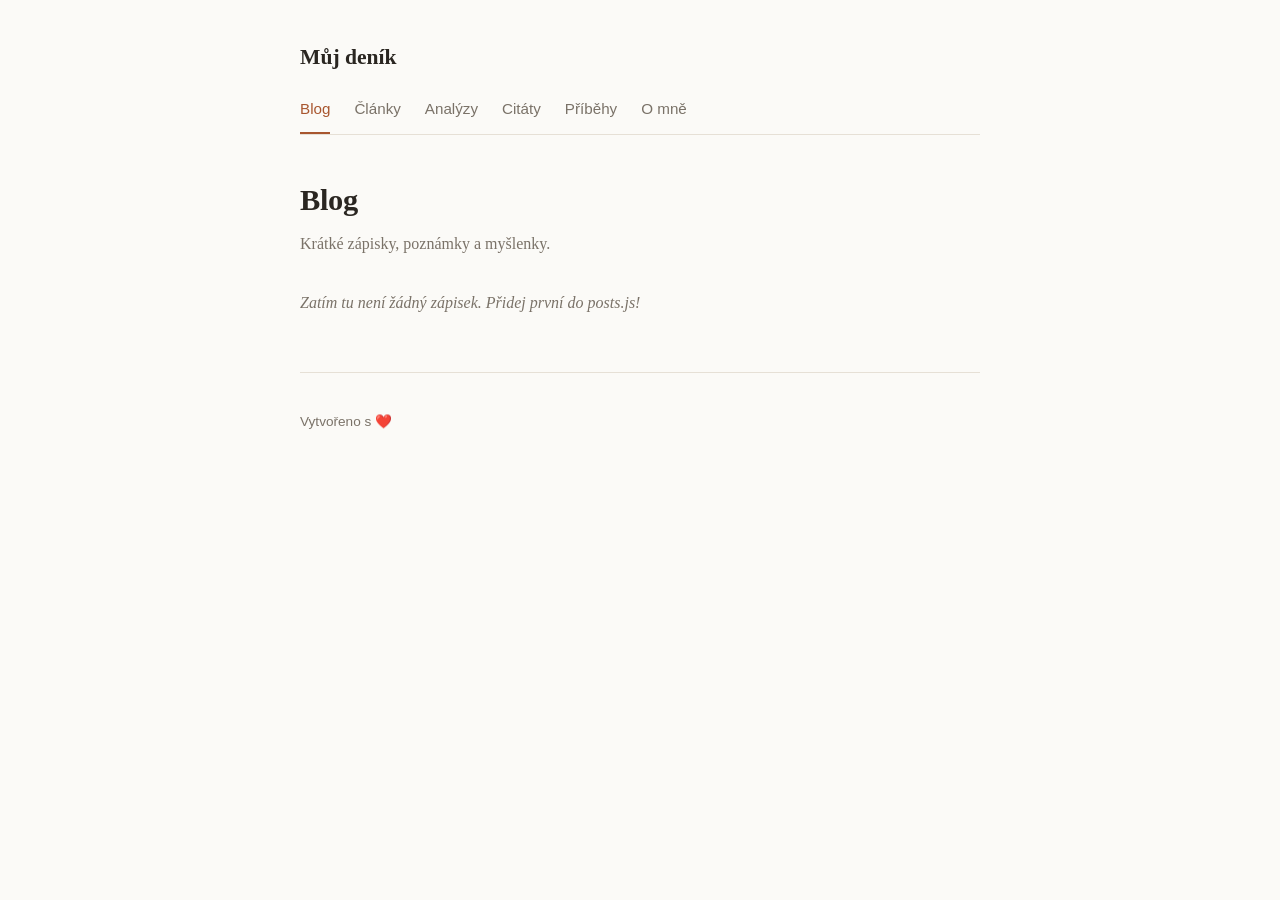
<file: index.html>
<!doctype html>
<html lang="cs">
<head>
  <meta charset="UTF-8">
  <meta name="viewport" content="width=device-width, initial-scale=1.0">
  <title>Blog · Můj deník</title>
  <link rel="stylesheet" href="style.css">
</head>
<body>

  <header>
    <a href="index.html" class="site-title">Můj deník</a>

    <nav class="nav">
      <a href="index.html"   class="nav-link is-active">Blog</a>
      <a href="clanky.html"  class="nav-link">Články</a>
      <a href="analyzy.html" class="nav-link">Analýzy</a>
      <a href="citaty.html"  class="nav-link">Citáty</a>
      <a href="pribehy.html" class="nav-link">Příběhy</a>
      <a href="o-mne.html"   class="nav-link">O mně</a>
    </nav>
  </header>

  <main>
    <h1 class="page-title">Blog</h1>
    <p class="page-intro">Krátké zápisky, poznámky a myšlenky.</p>

    <!-- Zápisky se sem vykreslí automaticky ze souboru posts.js -->
    <div id="posts"></div>
  </main>

  <footer>
    <p>Vytvořeno s ❤️</p>
  </footer>

  <script src="posts.js"></script>
  <script src="script.js"></script>
</body>
</html>
</file>
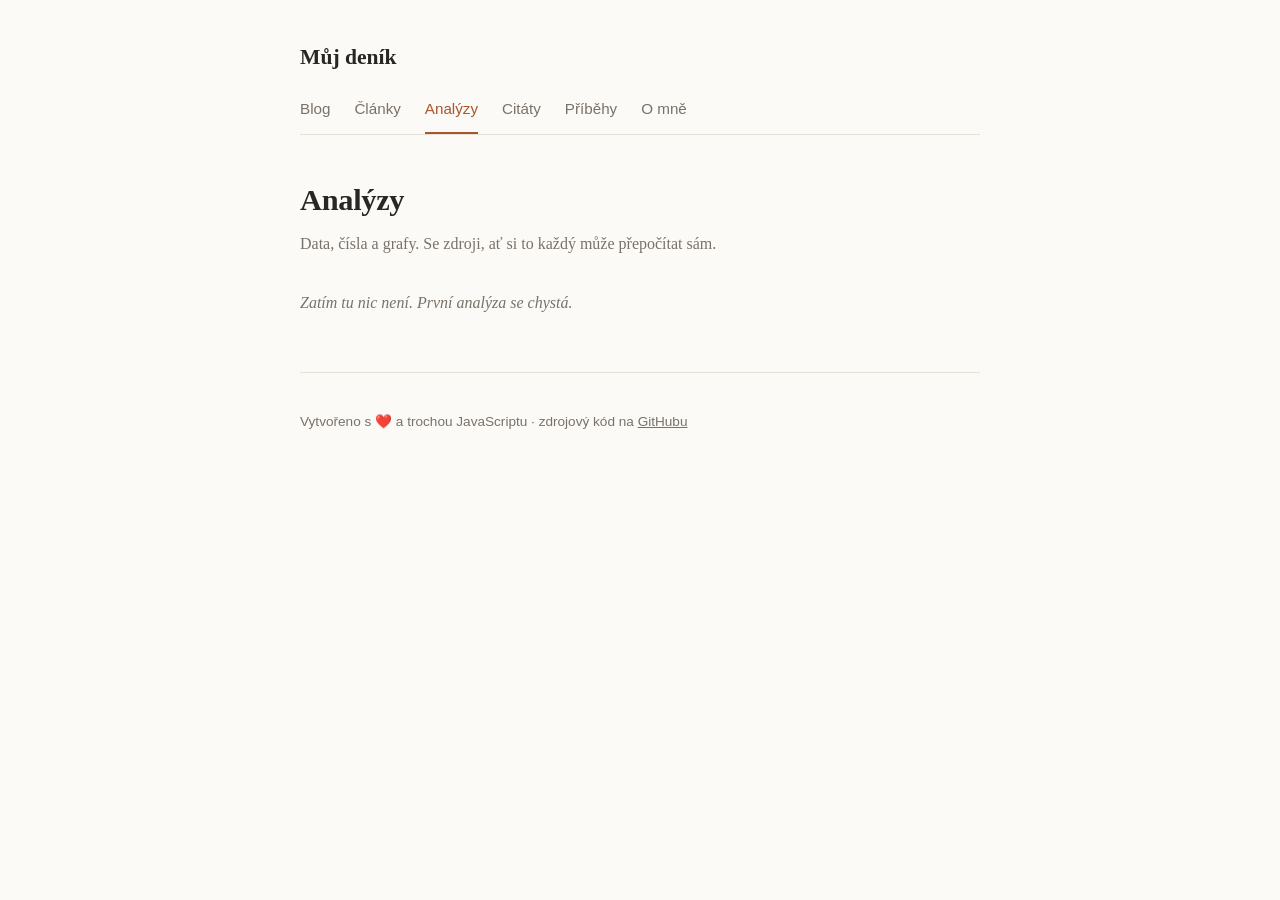
<file: analyzy.html>
<!doctype html>
<html lang="cs">
<head>
  <meta charset="UTF-8">
  <meta name="viewport" content="width=device-width, initial-scale=1.0">
  <title>Analýzy · Můj deník</title>
  <link rel="stylesheet" href="style.css">
</head>
<body>

  <header>
    <a href="index.html" class="site-title">Můj deník</a>

    <nav class="nav">
      <a href="index.html"   class="nav-link">Blog</a>
      <a href="clanky.html"  class="nav-link">Články</a>
      <a href="analyzy.html" class="nav-link is-active">Analýzy</a>
      <a href="citaty.html"  class="nav-link">Citáty</a>
      <a href="pribehy.html" class="nav-link">Příběhy</a>
      <a href="o-mne.html"   class="nav-link">O mně</a>
    </nav>
  </header>

  <main>
    <h1 class="page-title">Analýzy</h1>
    <p class="page-intro">Data, čísla a grafy. Se zdroji, ať si to každý může přepočítat sám.</p>

    <p class="empty">Zatím tu nic není. První analýza se chystá.</p>
  </main>

  <footer>
    <p>Vytvořeno s ❤️ a trochou JavaScriptu · zdrojový kód na
      <a href="https://github.com/Fluscus/Fluscus.github.io">GitHubu</a></p>
  </footer>

</body>
</html>
</file>
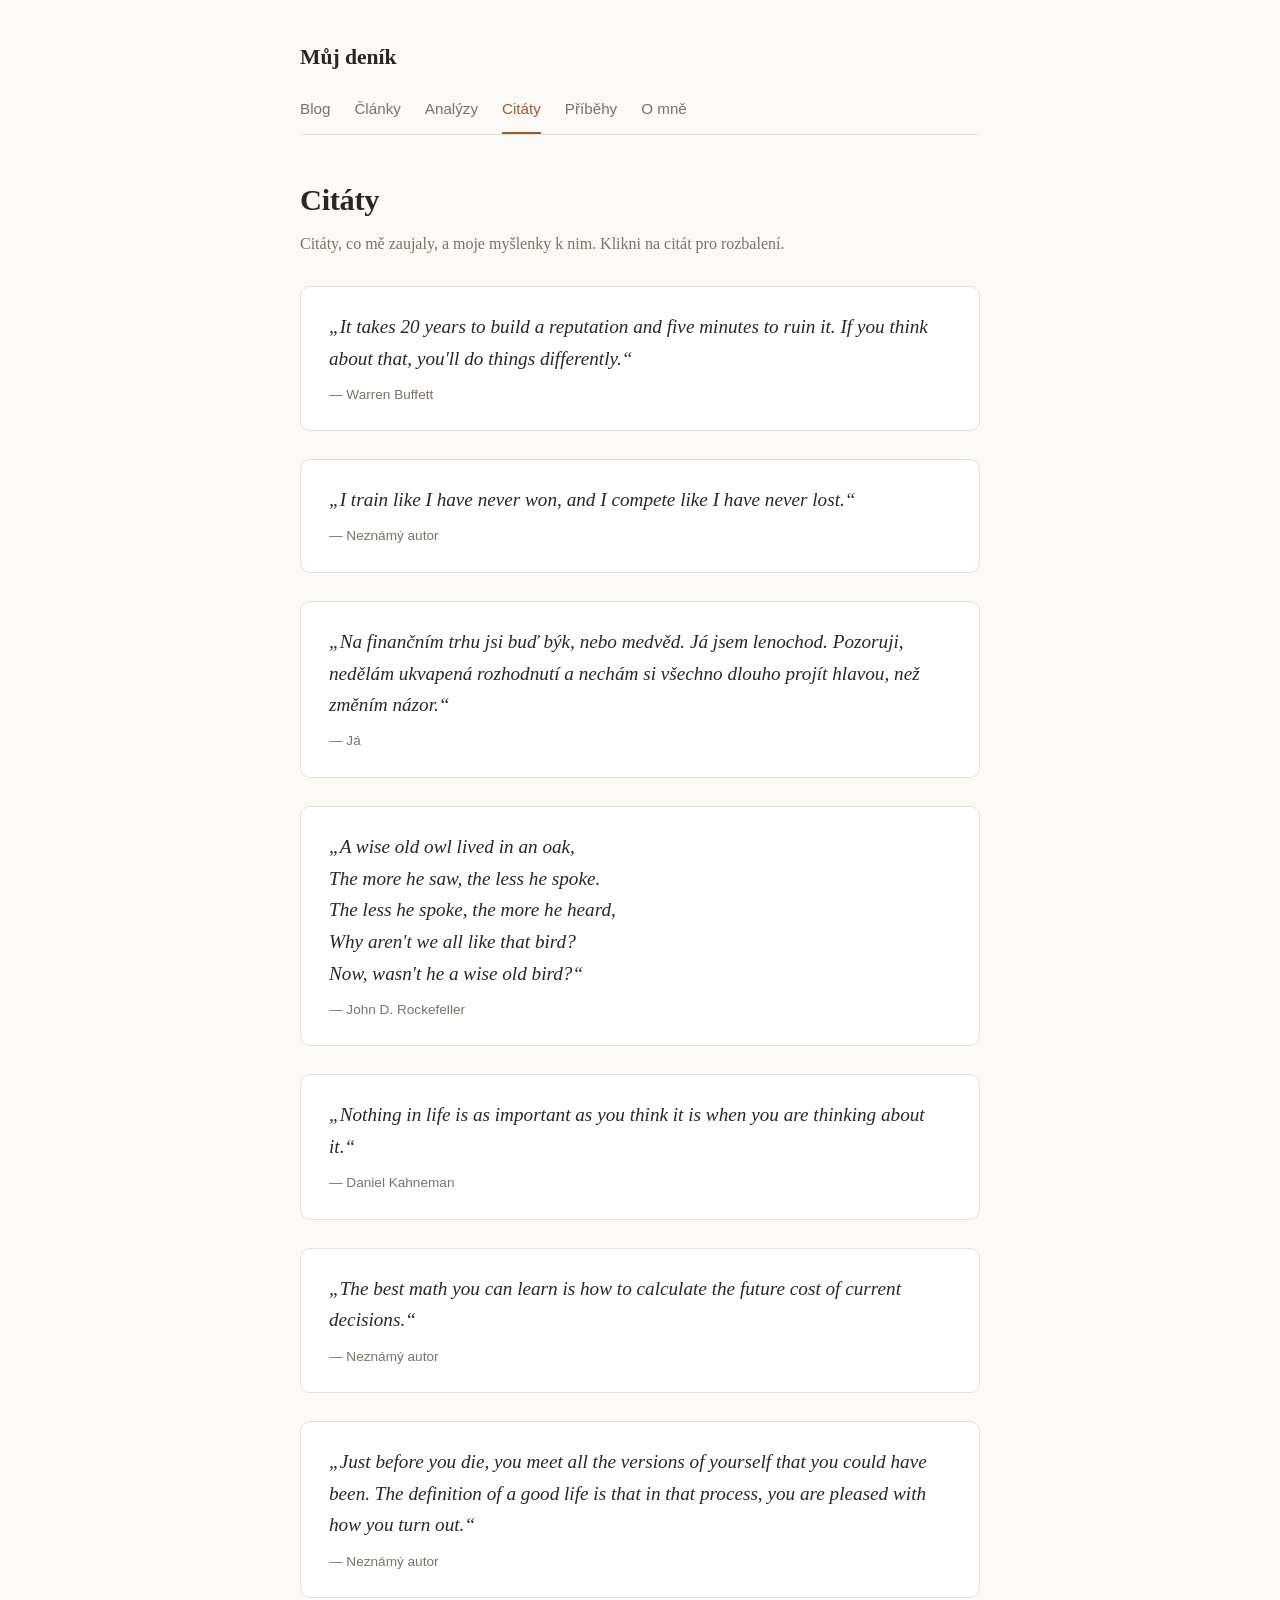
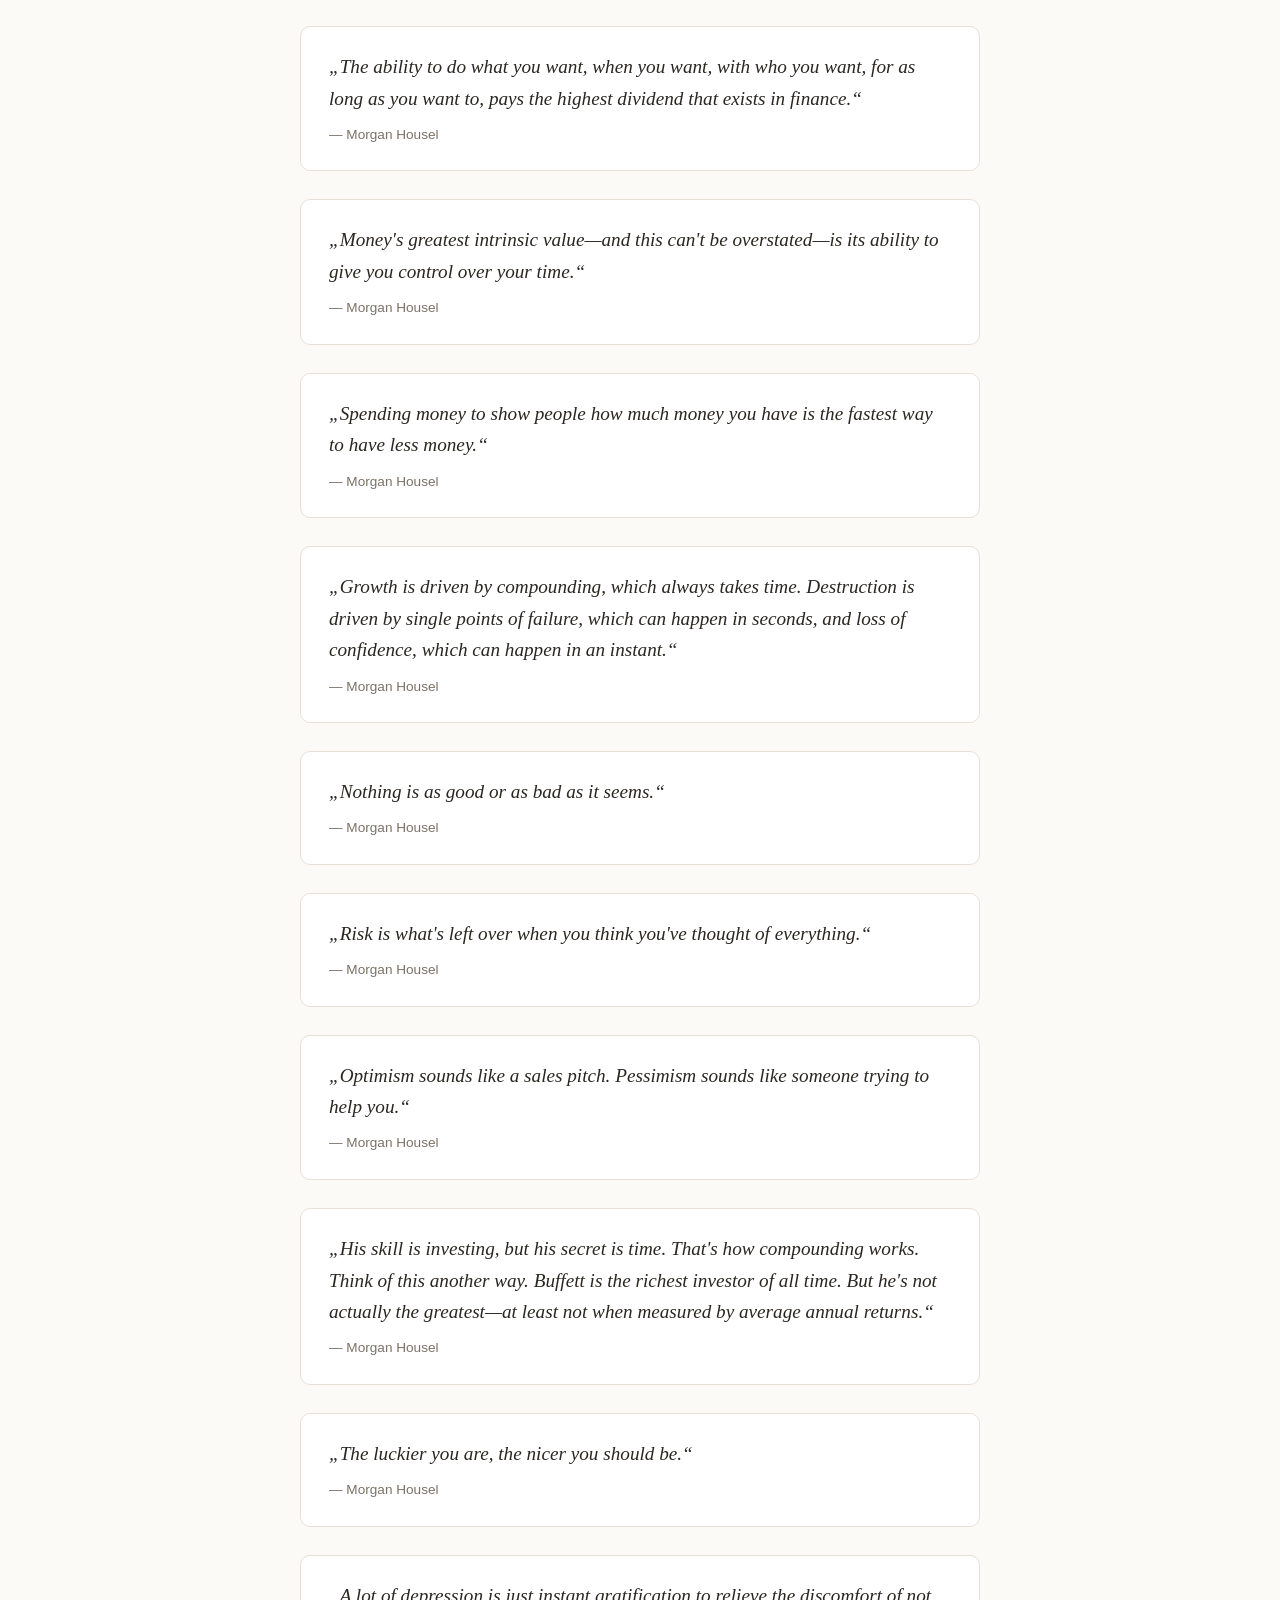
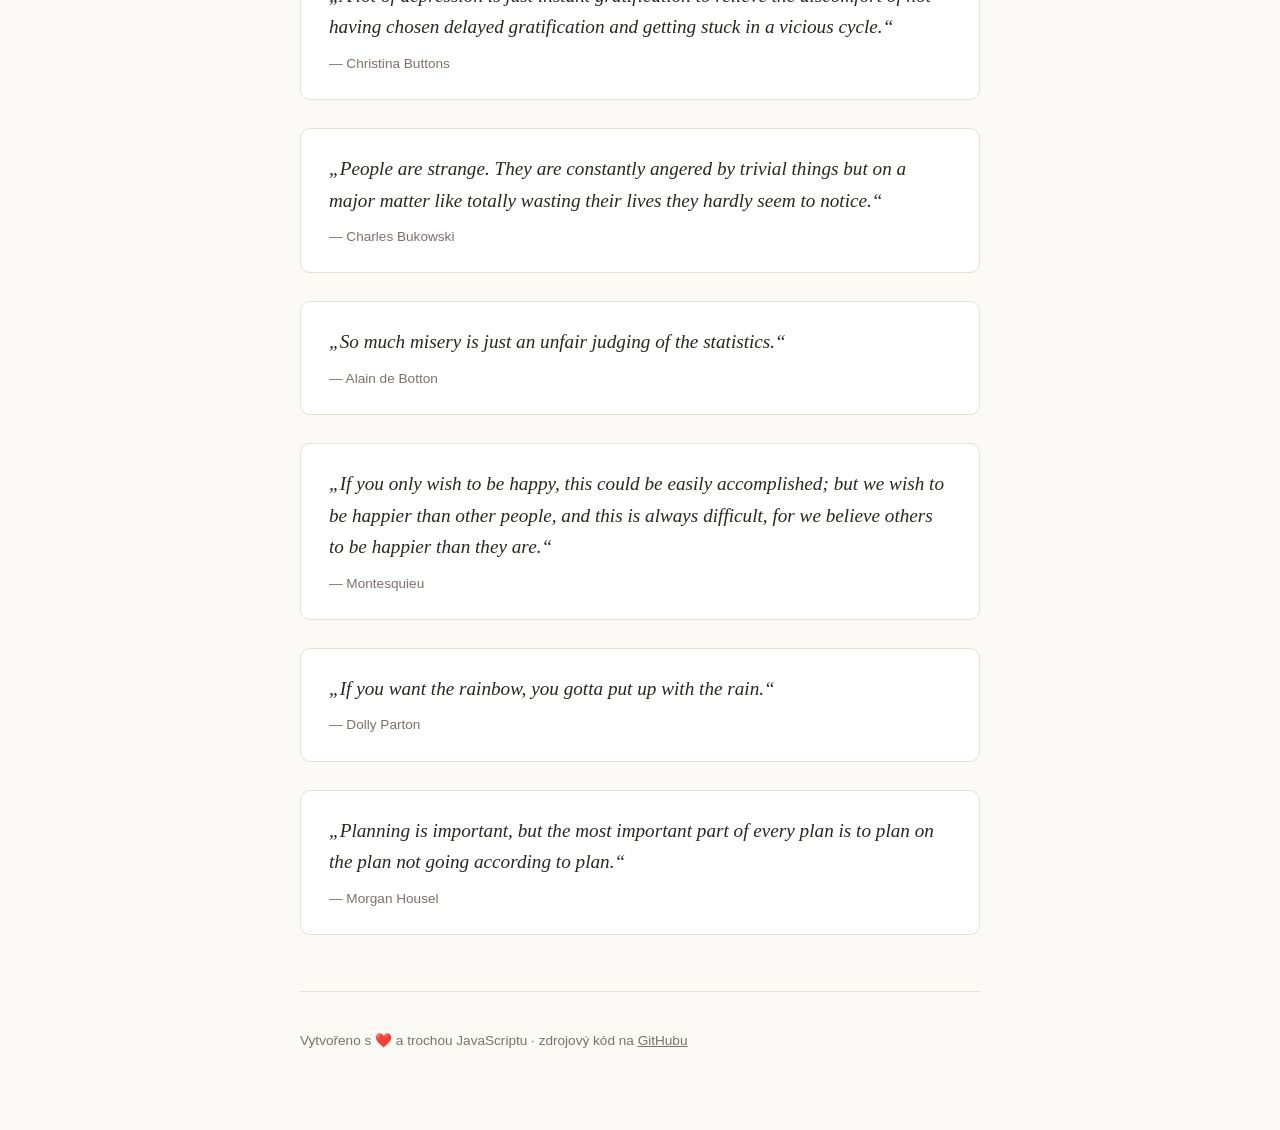
<file: citaty.html>
<!doctype html>
<html lang="cs">
<head>
  <meta charset="UTF-8">
  <meta name="viewport" content="width=device-width, initial-scale=1.0">
  <title>Citáty · Můj deník</title>
  <link rel="stylesheet" href="style.css">
</head>
<body>

  <header>
    <a href="index.html" class="site-title">Můj deník</a>

    <nav class="nav">
      <a href="index.html"   class="nav-link">Blog</a>
      <a href="clanky.html"  class="nav-link">Články</a>
      <a href="analyzy.html" class="nav-link">Analýzy</a>
      <a href="citaty.html"  class="nav-link is-active">Citáty</a>
      <a href="pribehy.html" class="nav-link">Příběhy</a>
      <a href="o-mne.html"   class="nav-link">O mně</a>
    </nav>
  </header>

  <main>
    <h1 class="page-title">Citáty</h1>
    <p class="page-intro">Citáty, co mě zaujaly, a moje myšlenky k nim. Klikni na citát pro rozbalení.</p>

    <!-- Citáty se sem vykreslí automaticky ze souboru citaty.js -->
    <div id="citaty"></div>
  </main>

  <footer>
    <p>Vytvořeno s ❤️ a trochou JavaScriptu · zdrojový kód na
      <a href="https://github.com/Fluscus/Fluscus.github.io">GitHubu</a></p>
  </footer>

  <script src="citaty.js"></script>
  <script src="citaty-script.js"></script>
</body>
</html>
</file>
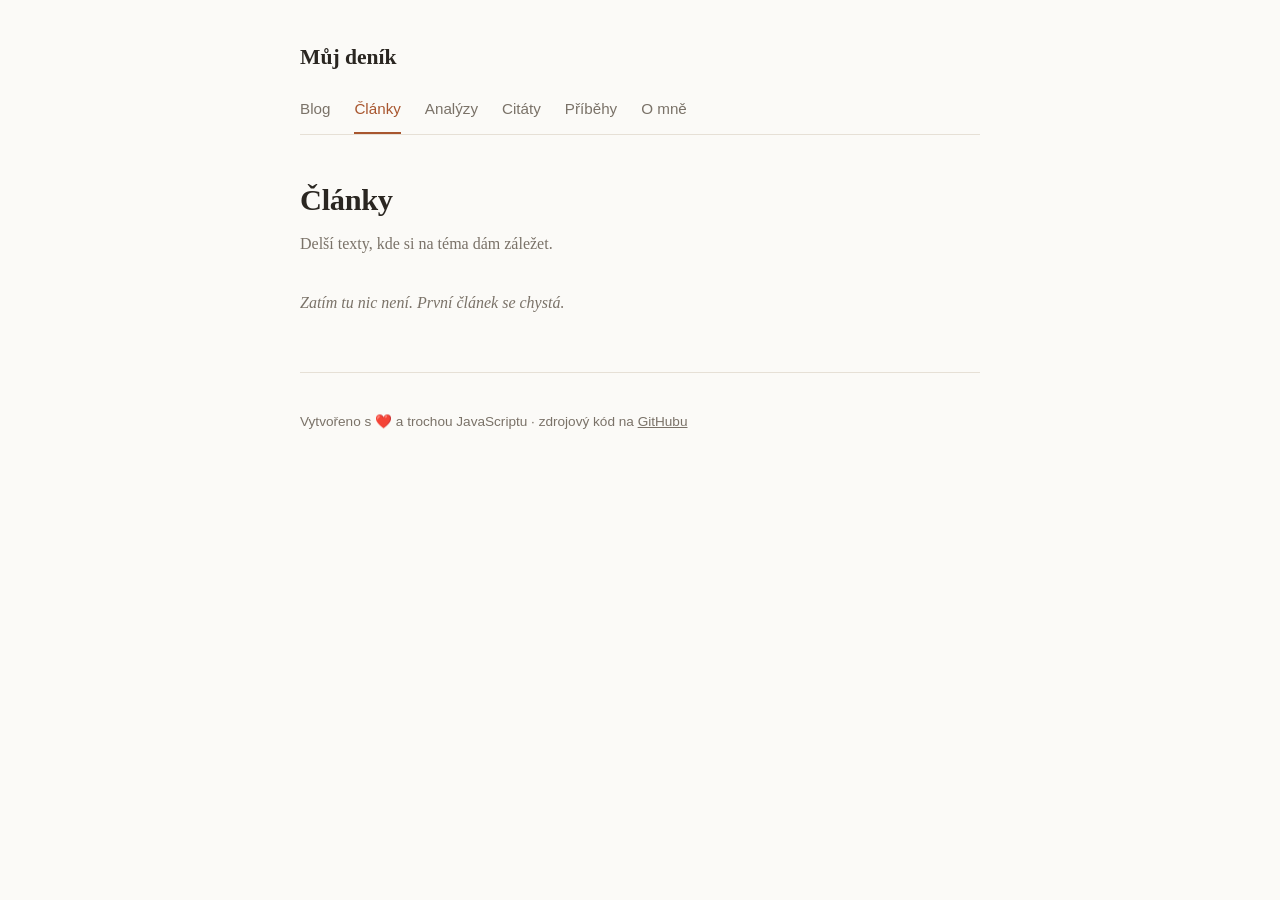
<file: clanky.html>
<!doctype html>
<html lang="cs">
<head>
  <meta charset="UTF-8">
  <meta name="viewport" content="width=device-width, initial-scale=1.0">
  <title>Články · Můj deník</title>
  <link rel="stylesheet" href="style.css">
</head>
<body>

  <header>
    <a href="index.html" class="site-title">Můj deník</a>

    <nav class="nav">
      <a href="index.html"   class="nav-link">Blog</a>
      <a href="clanky.html"  class="nav-link is-active">Články</a>
      <a href="analyzy.html" class="nav-link">Analýzy</a>
      <a href="citaty.html"  class="nav-link">Citáty</a>
      <a href="pribehy.html" class="nav-link">Příběhy</a>
      <a href="o-mne.html"   class="nav-link">O mně</a>
    </nav>
  </header>

  <main>
    <h1 class="page-title">Články</h1>
    <p class="page-intro">Delší texty, kde si na téma dám záležet.</p>

    <p class="empty">Zatím tu nic není. První článek se chystá.</p>
  </main>

  <footer>
    <p>Vytvořeno s ❤️ a trochou JavaScriptu · zdrojový kód na
      <a href="https://github.com/Fluscus/Fluscus.github.io">GitHubu</a></p>
  </footer>

</body>
</html>
</file>
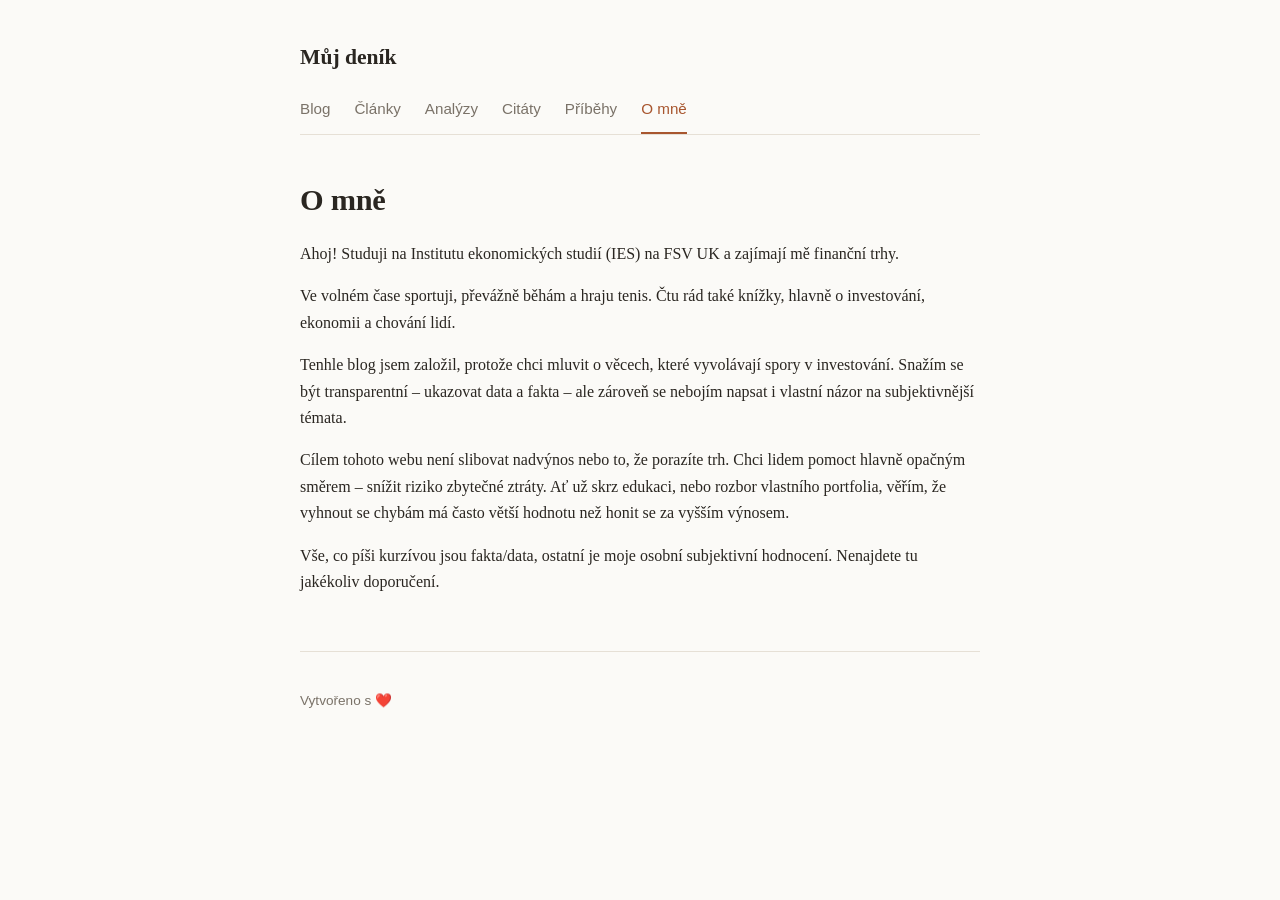
<file: o-mne.html>
<!doctype html>
<html lang="cs">
<head>
  <meta charset="UTF-8">
  <meta name="viewport" content="width=device-width, initial-scale=1.0">
  <title>O mně · Můj deník</title>
  <link rel="stylesheet" href="style.css">
</head>
<body>

  <header>
    <a href="index.html" class="site-title">Můj deník</a>

    <nav class="nav">
      <a href="index.html"   class="nav-link">Blog</a>
      <a href="clanky.html"  class="nav-link">Články</a>
      <a href="analyzy.html" class="nav-link">Analýzy</a>
      <a href="citaty.html"  class="nav-link">Citáty</a>
      <a href="pribehy.html" class="nav-link">Příběhy</a>
      <a href="o-mne.html"   class="nav-link is-active">O mně</a>
    </nav>
  </header>

  <main>
    <h1 class="page-title">O mně</h1>

    <p>Ahoj! Studuji na Institutu ekonomických studií (IES) na FSV UK a zajímají mě finanční trhy.</p>
    <p>Ve volném čase sportuji, převážně běhám a hraju tenis. Čtu rád také knížky, hlavně o investování, ekonomii a chování lidí.</p>
    <p>Tenhle blog jsem založil, protože chci mluvit o věcech, které vyvolávají spory v investování. Snažím se být transparentní – ukazovat data a fakta – ale zároveň se nebojím napsat i vlastní názor na subjektivnější témata.</p>
    <p>Cílem tohoto webu není slibovat nadvýnos nebo to, že porazíte trh. Chci lidem pomoct hlavně opačným směrem – snížit riziko zbytečné ztráty. Ať už skrz edukaci, nebo rozbor vlastního portfolia, věřím, že vyhnout se chybám má často větší hodnotu než honit se za vyšším výnosem.</p>
    <p>Vše, co píši kurzívou jsou fakta/data, ostatní je moje osobní subjektivní hodnocení. Nenajdete tu jakékoliv doporučení.</p>
  
  </main>

  <footer>
    <p>Vytvořeno s ❤️</p>
  </footer>

</body>
</html>
</file>
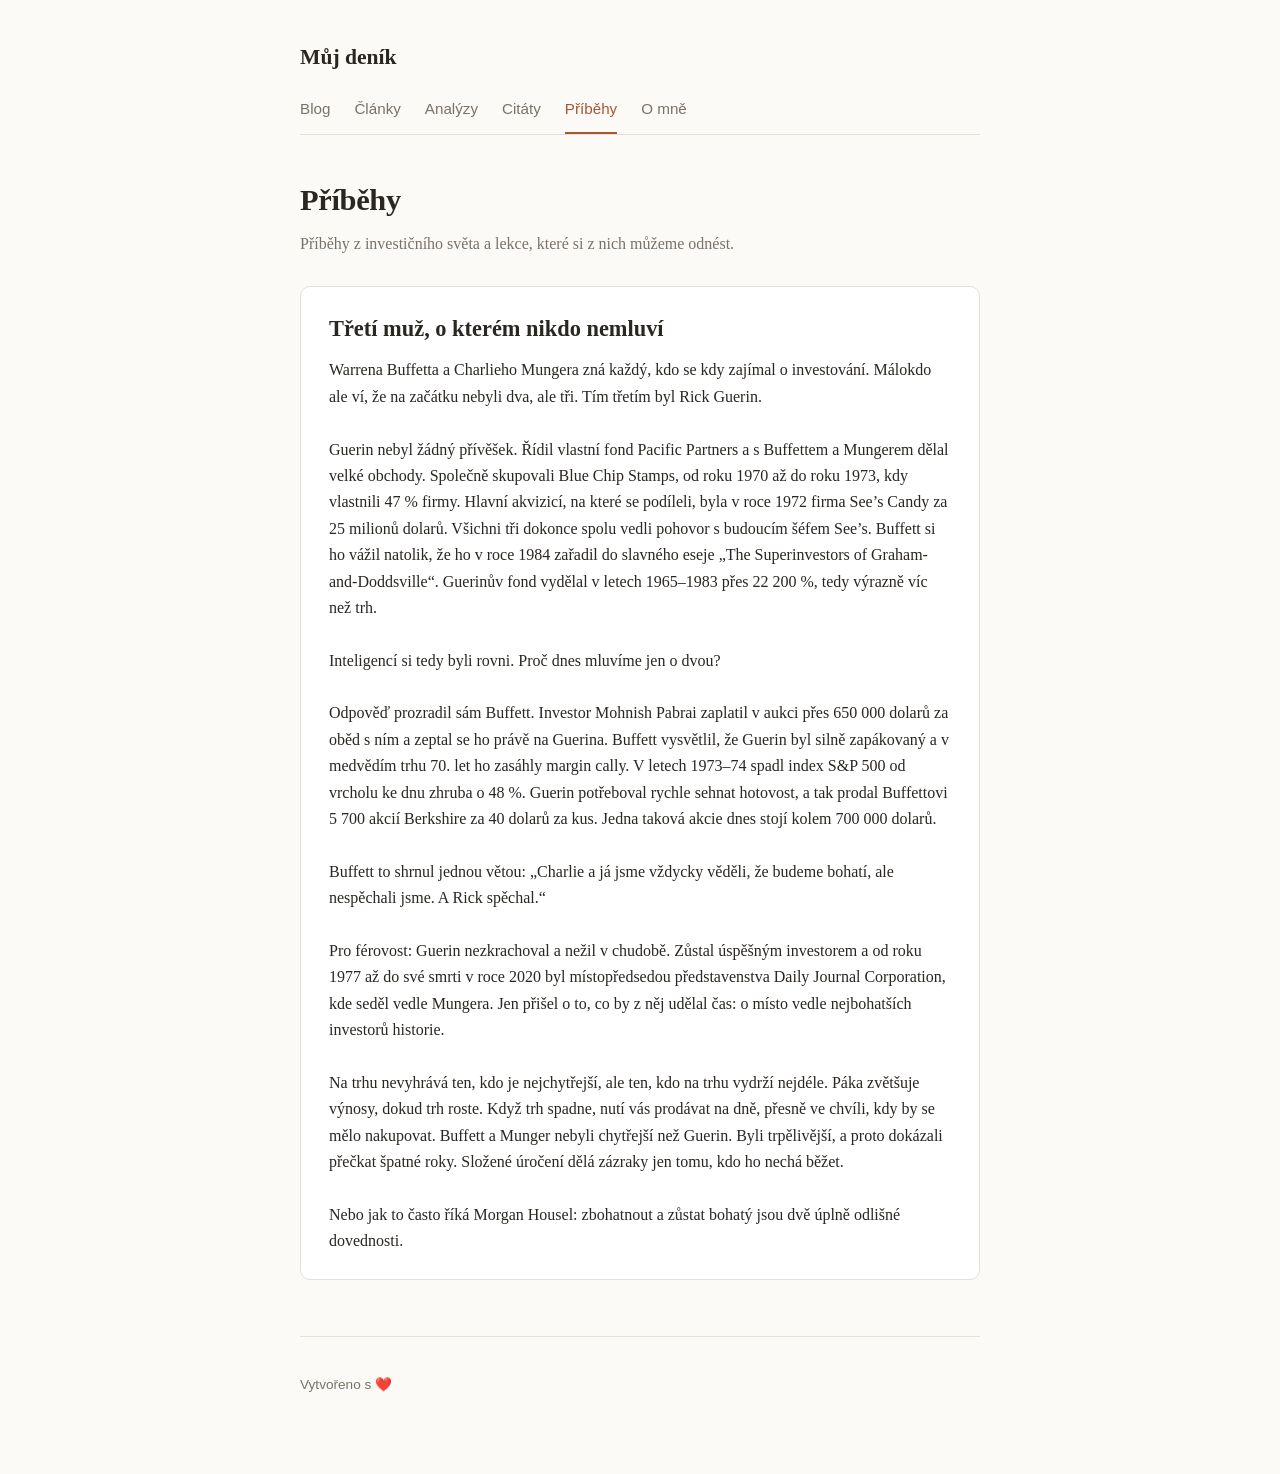
<file: pribehy.html>
<!doctype html>
<html lang="cs">
<head>
  <meta charset="UTF-8">
  <meta name="viewport" content="width=device-width, initial-scale=1.0">
  <title>Příběhy · Můj deník</title>
  <link rel="stylesheet" href="style.css">
</head>
<body>

  <header>
    <a href="index.html" class="site-title">Můj deník</a>

    <nav class="nav">
      <a href="index.html"   class="nav-link">Blog</a>
      <a href="clanky.html"  class="nav-link">Články</a>
      <a href="analyzy.html" class="nav-link">Analýzy</a>
      <a href="citaty.html"  class="nav-link">Citáty</a>
      <a href="pribehy.html" class="nav-link is-active">Příběhy</a>
      <a href="o-mne.html"   class="nav-link">O mně</a>
    </nav>
  </header>

  <main>
    <h1 class="page-title">Příběhy</h1>
    <p class="page-intro">Příběhy z investičního světa a lekce, které si z nich můžeme odnést.</p>

    <div id="pribehy"></div>
  </main>

  <footer>
    <p>Vytvořeno s ❤️</p>
  </footer>

  <script src="pribehy.js"></script>
  <script src="pribehy-script.js"></script>
</body>
</html>
</file>
<file: style.css>
/* ============================================
   BAREVNÁ PALETA
   ============================================
   Proměnné v :root si nadefinuješ jednou a pak je používáš
   všude přes var(--nazev). Když budeš chtít změnit barvu webu,
   měníš ji jen tady na jednom místě.                          */

:root {
  --bg: #fbfaf7;
  --text: #2a2621;
  --muted: #7a7268;
  --accent: #a8562f;
  --border: #e6e0d6;
  --card-bg: #ffffff;
  --max-width: 680px;
}

/* Pokud má návštěvník v systému zapnutý tmavý režim,
   přepíšou se tyhle proměnné a web sám ztmavne.            */
@media (prefers-color-scheme: dark) {
  :root {
    --bg: #1c1a17;
    --text: #ece7de;
    --muted: #9c9488;
    --accent: #e0895b;
    --border: #35312b;
    --card-bg: #232019;
  }
}

* {
  box-sizing: border-box;
}

body {
  margin: 0;
  padding: 0 1.25rem 4rem;
  background: var(--bg);
  color: var(--text);
  font-family: "Iowan Old Style", "Georgia", "Charter", serif;
  line-height: 1.65;
}

/* ============================================
   HLAVIČKA A NAVIGACE
   ============================================ */

header {
  max-width: var(--max-width);
  margin: 0 auto;
  padding: 2.5rem 0 0;
  border-bottom: 1px solid var(--border);
}

/* Název webu vlevo nahoře. Je to odkaz na úvodní stránku,
   ale nechceme, aby vypadal jako podtržený modrý odkaz.    */
.site-title {
  display: inline-block;
  font-size: 1.35rem;
  font-weight: bold;
  color: var(--text);
  text-decoration: none;   /* zruší podtržení */
  margin-bottom: 1.25rem;
}

/* display:flex srovná odkazy vedle sebe do řádku.
   gap je mezera mezi nimi. flex-wrap znamená, že na úzkém
   displeji telefonu se zalomí na další řádek místo přetečení. */
.nav {
  display: flex;
  flex-wrap: wrap;
  gap: 1.5rem;
}

.nav-link {
  font-family: -apple-system, BlinkMacSystemFont, "Segoe UI", sans-serif;
  font-size: 0.95rem;
  color: var(--muted);
  text-decoration: none;
  padding-bottom: 0.7rem;

  /* Průhledná čára pod odkazem. Je tu pořád, jen ji není vidět –
     díky tomu se text při najetí myší neposune o 2 pixely. */
  border-bottom: 2px solid transparent;

  transition: color 0.15s;   /* barva se mění plynule, ne skokem */
}

/* :hover = stav, kdy je na odkazu myš */
.nav-link:hover {
  color: var(--text);
}

/* Odkaz na stránku, na které zrovna jsem. Ten štítek is-active
   si v každém HTML souboru posouváš na správný odkaz.      */
.nav-link.is-active {
  color: var(--accent);
  border-bottom-color: var(--accent);
}

/* ============================================
   OBSAH STRÁNKY
   ============================================ */

main {
  max-width: var(--max-width);
  margin: 0 auto;
}

.page-title {
  margin: 2.5rem 0 0.4rem;
  font-size: 1.9rem;
  letter-spacing: -0.01em;
}

.page-intro {
  margin: 0 0 0.5rem;
  color: var(--muted);
}

/* ============================================
   ZÁPISKY NA BLOGU
   ============================================ */

.post {
  background: var(--card-bg);
  border: 1px solid var(--border);
  border-radius: 10px;
  padding: 1.5rem 1.75rem;
  margin-top: 1.75rem;
}

.post time {
  display: block;
  font-family: -apple-system, BlinkMacSystemFont, "Segoe UI", sans-serif;
  font-size: 0.8rem;
  text-transform: uppercase;
  letter-spacing: 0.06em;
  color: var(--accent);
  margin-bottom: 0.4rem;
}

.post h2 {
  margin: 0 0 0.6rem;
  font-size: 1.4rem;
}

.post p {
  margin: 0;
}

.empty {
  color: var(--muted);
  font-style: italic;
  margin-top: 2rem;
}

/* ============================================
   CITÁTY
   ============================================ */

.citat-card {
  background: var(--card-bg);
  border: 1px solid var(--border);
  border-radius: 10px;
  padding: 1.5rem 1.75rem;
  margin-top: 1.75rem;
  cursor: pointer;
}

.citat-text {
  margin: 0 0 0.6rem;
  font-size: 1.2rem;
  font-style: italic;
}

.citat-autor {
  margin: 0;
  color: var(--muted);
  font-family: -apple-system, BlinkMacSystemFont, "Segoe UI", sans-serif;
  font-size: 0.85rem;
}

/* Komentář je schovaný, dokud karta nemá třídu is-open
   (tu přepíná klik v citaty-script.js). */
.citat-komentar {
  display: none;
  margin: 1rem 0 0;
  padding-top: 1rem;
  border-top: 1px solid var(--border);
}

.citat-card.is-open .citat-komentar {
  display: block;
}

/* ============================================
   PATIČKA
   ============================================ */

footer {
  max-width: var(--max-width);
  margin: 3.5rem auto 0;
  padding-top: 1.5rem;
  border-top: 1px solid var(--border);
  color: var(--muted);
  font-size: 0.85rem;
  font-family: -apple-system, BlinkMacSystemFont, "Segoe UI", sans-serif;
}

footer a {
  color: inherit;
}

code {
  background: var(--card-bg);
  border: 1px solid var(--border);
  border-radius: 4px;
  padding: 0.1em 0.35em;
  font-size: 0.9em;
}
</file>
